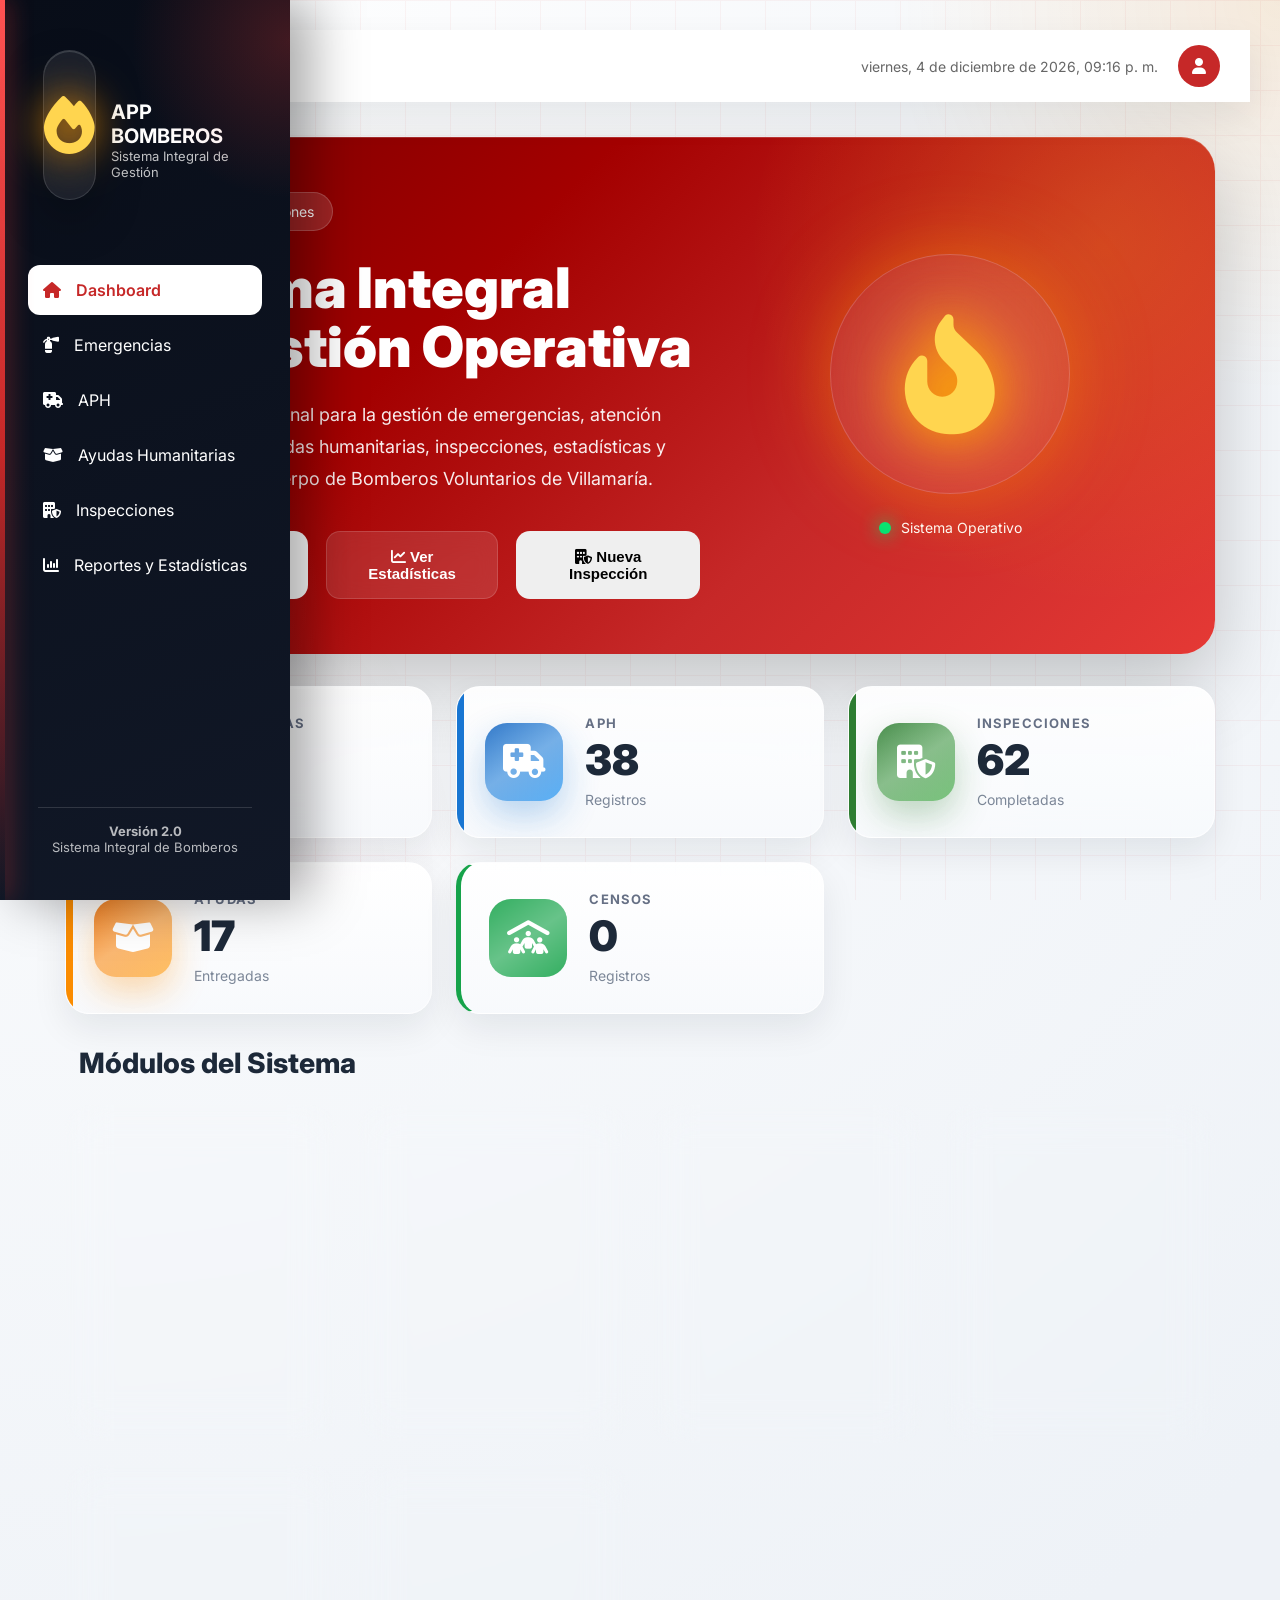
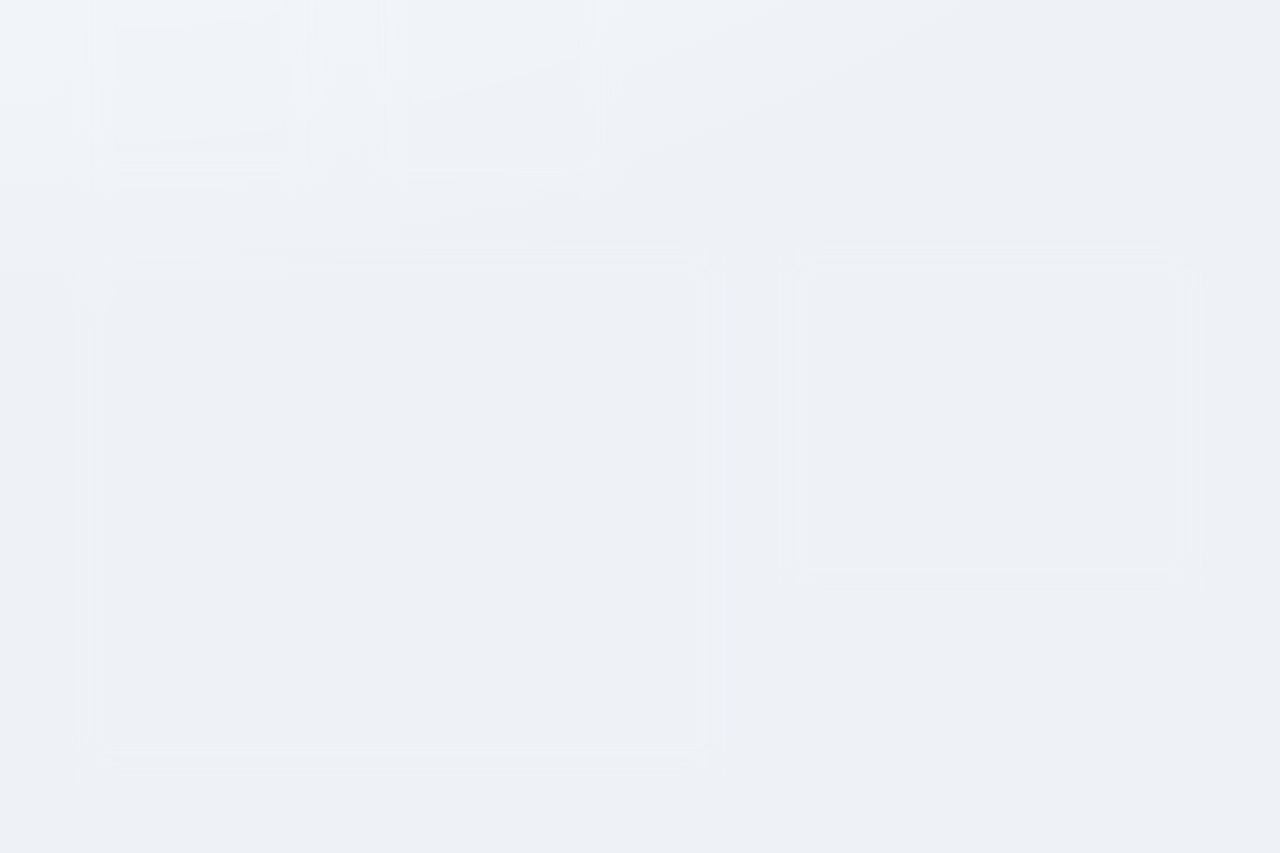
<file: index.html>
<!DOCTYPE html>
<html lang="es">

<head>

    <meta charset="UTF-8">

    <meta name="viewport"
          content="width=device-width, initial-scale=1.0">

    <title>APP Bomberos | Dashboard</title>

    <link rel="stylesheet" href="../shared/shared.css">

    <link rel="stylesheet" href="dashboard.css">

    <link href="https://fonts.googleapis.com/css2?family=Inter:wght@300;400;500;600;700;800;900&display=swap"
          rel="stylesheet">

    <link href="https://cdnjs.cloudflare.com/ajax/libs/font-awesome/6.7.2/css/all.min.css"
          rel="stylesheet">

</head>

<body>

<div class="app-layout">

    <!-- SIDEBAR -->
    <aside id="sidebar"></aside>

    <!-- CONTENIDO -->

    <div class="content">

        <!-- HEADER -->
        <header id="header"></header>

        <main class="dashboard">

            <!-- ===================================================== -->
            <!-- HERO -->
            <!-- ===================================================== -->

            <section class="hero">

                <div class="hero-left">

                    <div class="hero-badge">

                        <i class="fa-solid fa-fire-flame-curved"></i>

                        Centro de Operaciones

                    </div>

                    <h1>

                        Sistema Integral<br>

                        de Gestión Operativa

                    </h1>

                    <p>

                        Plataforma institucional para la gestión de
                        emergencias, atención prehospitalaria,
                        ayudas humanitarias, inspecciones,
                        estadísticas y operaciones del
                        Cuerpo de Bomberos Voluntarios de Villamaría.

                    </p>

                    <div class="hero-actions">

                        <button
                            onclick="location.href='./modules/emergencia/index.html'">

                            <i class="fa-solid fa-fire-extinguisher"></i>

                            Nueva Emergencia

                        </button>

                        <button class="secondary">

                            <i class="fa-solid fa-chart-line"></i>

                            Ver Estadísticas

                        </button>
                        <button onclick="abrirInspecciones()">
                        
                            <i class="fa-solid fa-building-shield"></i>
                        
                            Nueva Inspección
                        
                        </button>

                    </div>

                </div>

                <div class="hero-right">

                    <div class="hero-circle">

                        <i class="fa-solid fa-fire-flame-curved"></i>

                    </div>

                    <div class="hero-status">

                        <span class="online"></span>

                        Sistema Operativo

                    </div>

                </div>

            </section>

            <!-- ===================================================== -->
            <!-- ESTADÍSTICAS -->
            <!-- ===================================================== -->

            <section class="stats-grid">

                <article class="stat-card emergency">

                    <div class="stat-icon">

                        <i class="fa-solid fa-fire-extinguisher"></i>

                    </div>

                    <div>

                        <small>Emergencias</small>

                        <h2 id="totalEmergencias">125</h2>

                        <span>Este mes</span>

                    </div>

                </article>

                <article class="stat-card aph">

                    <div class="stat-icon">

                        <i class="fa-solid fa-truck-medical"></i>

                    </div>

                    <div>

                        <small>APH</small>

                        <h2>38</h2>

                        <span>Registros</span>

                    </div>

                </article>

                <article class="stat-card inspection">

                    <div class="stat-icon">

                        <i class="fa-solid fa-building-shield"></i>

                    </div>

                    <div>

                        <small>Inspecciones</small>

                        <h2>62</h2>

                        <span>Completadas</span>

                    </div>

                </article>

                <article class="stat-card help">

                    <div class="stat-icon">

                        <i class="fa-solid fa-box-open"></i>

                    </div>

                    <div>

                        <small>Ayudas</small>

                        <h2>17</h2>

                        <span>Entregadas</span>

                    </div>

                </article>
                <article class="stat-card census">

                    <div class="stat-icon">
                
                        <i class="fa-solid fa-people-roof"></i>
                
                    </div>
                
                    <div>
                
                        <small>Censos</small>
                
                        <h2 id="totalCensos">0</h2>
                
                        <span>Registros</span>
                
                    </div>
                
                </article>

            </section>
            

            <!-- ===================================================== -->
            <!-- MÓDULOS -->
            <!-- ===================================================== -->

            <section class="modules">

                <h2>

                    <i class="fa-solid fa-grid-2"></i>

                    Módulos del Sistema

                </h2>

                <div class="module-grid">

                    <article class="module emergency"
                             onclick="location.href='./modules/emergencia/index.html'">

                        <i class="fa-solid fa-fire-extinguisher"></i>

                        <h3>Emergencias</h3>

                        <p>

                            Registro completo de incidentes,
                            despachos y recursos.

                        </p>

                    </article>

                    <article class="module aph">

                        <i class="fa-solid fa-truck-medical"></i>

                        <h3>APH</h3>

                        <p>

                            Atención Prehospitalaria.

                        </p>

                        <span>Próximamente</span>

                    </article>

                    <article class="module help">

                        <i class="fa-solid fa-box-open"></i>

                        <h3>Ayudas Humanitarias</h3>

                        <p>

                            Gestión y entrega de ayudas.

                        </p>
                    </article>
                    
                    <article
                        class="module inspection"
                        onclick="abrirInspecciones()">
                    
                        <i class="fa-solid fa-building-shield"></i>
                    
                        <h3>Inspecciones</h3>
                    
                        <p>
                    
                            Registro de inspecciones de seguridad y visitas técnicas.
                    
                        </p>
                    
                    </article>

                    <article class="module statistics">

                        <i class="fa-solid fa-chart-column"></i>

                        <h3>Estadísticas</h3>

                        <p>

                            Indicadores y reportes.

                        </p>

                        <span>Próximamente</span>

                    </article>
                    <article class="module census"
                         onclick="location.href='./modules/censos/index.html'">
                
                    <i class="fa-solid fa-people-roof"></i>
                
                    <h3>Censos</h3>
                
                    <p>
                
                        Registro y consulta de censos
                        poblacionales y caracterización.
                
                    </p>
                
                </article>

                </div>

            </section>

            <!-- ===================================================== -->
            <!-- PANEL -->
            <!-- ===================================================== -->

            <div class="dashboard-columns">

                <!-- ACCIONES -->

                <section class="panel">

                    <h2>

                        <i class="fa-solid fa-bolt"></i>

                        Accesos rápidos

                    </h2>

                    <div class="quick-grid">

                        <button>

                            <i class="fa-solid fa-plus"></i>

                            Nueva Emergencia

                        </button>
                        <button onclick="abrirInspecciones()">

                        <i class="fa-solid fa-building-shield"></i>
                    
                        Nueva Inspección
                    
                    </button>

                        <button>

                            <i class="fa-solid fa-file-export"></i>

                            Exportar

                        </button>

                        <button>

                            <i class="fa-solid fa-chart-pie"></i>

                            Estadísticas

                        </button>

                        <button>

                            <i class="fa-solid fa-users"></i>

                            Personal

                        </button>

                    </div>

                </section>

                <!-- ACTIVIDAD -->

                <section class="panel">

                    <h2>

                        <i class="fa-solid fa-clock-rotate-left"></i>

                        Actividad reciente

                    </h2>

                    <ul class="activity">

                        <li>

                            <i class="fa-solid fa-circle-check"></i>

                            Emergencia registrada correctamente.

                        </li>

                        <li>

                            <i class="fa-solid fa-circle-check"></i>

                            Vehículo asignado al incidente.

                        </li>

                        <li>

                            <i class="fa-solid fa-circle-check"></i>

                            Certificado generado.

                        </li>

                        <li>

                            <i class="fa-solid fa-circle-check"></i>

                            Sincronización completada.

                        </li>

                    </ul>

                </section>

            </div>

        </main>

    </div>

</div>

<script src="../shared/sidebar.js"></script>

<script src="../shared/header.js"></script>

<script src="../shared/shared.js"></script>

<script src="dashboard.js"></script>

</body>

</html>
</file>
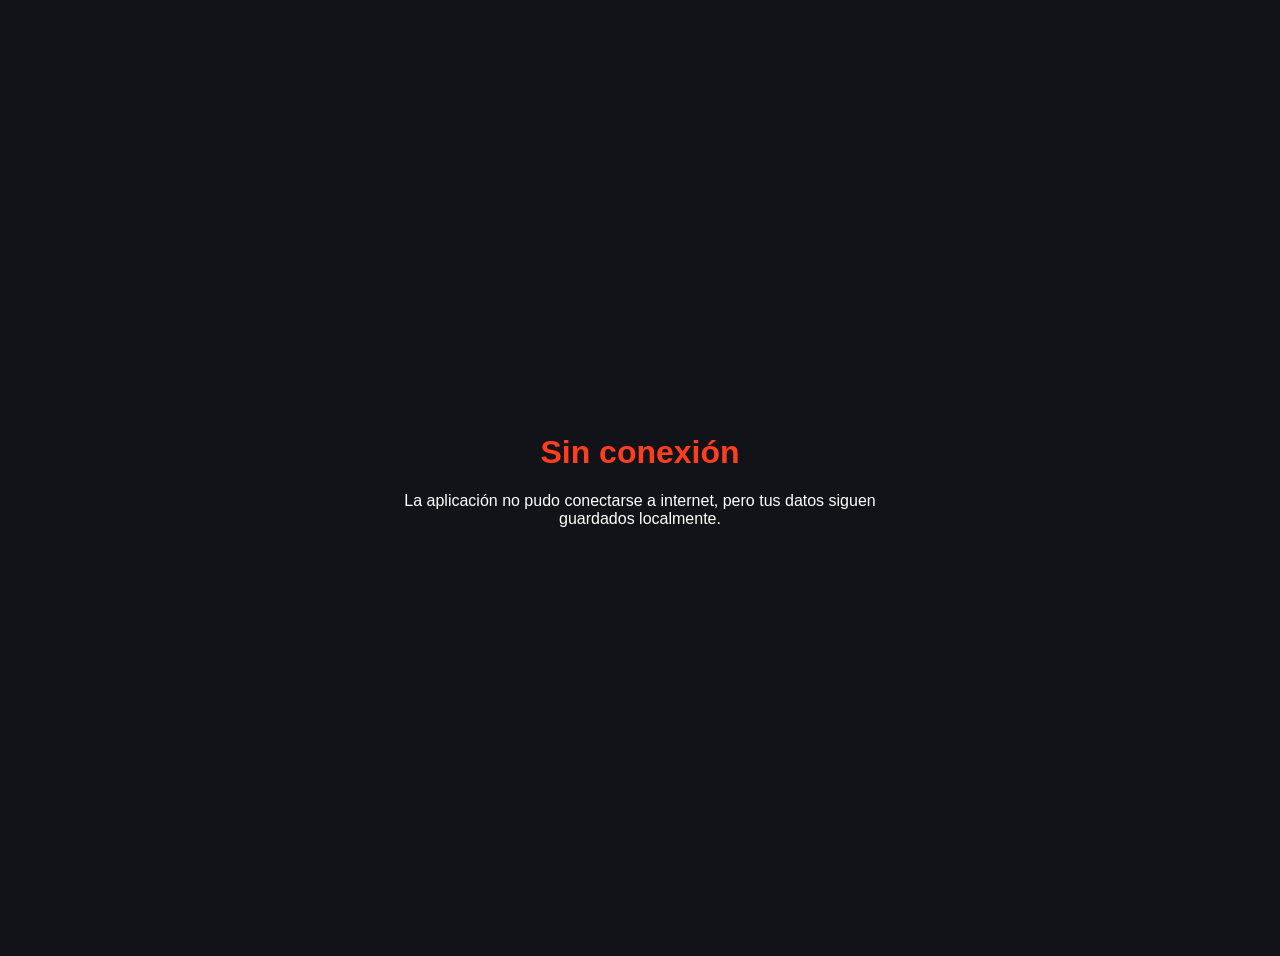
<file: offline.html>
<!DOCTYPE html>
<html lang="es">
<head>
  <meta charset="UTF-8">
  <title>Sin conexión</title>
  <style>
    body {
      background: #111318;
      color: white;
      font-family: Arial;
      display: flex;
      align-items: center;
      justify-content: center;
      height: 100vh;
      text-align: center;
      padding: 20px;
    }

    .box {
      max-width: 500px;
    }

    h1 {
      color: #FF3D1F;
    }
  </style>
</head>
<body>
  <div class="box">
    <h1>Sin conexión</h1>
    <p>
      La aplicación no pudo conectarse a internet,
      pero tus datos siguen guardados localmente.
    </p>
  </div>
</body>
</html>
</file>
<file: shared/shared.css>
/* ==========================================================
   APP BOMBEROS - ESTILOS GLOBALES
========================================================== */

:root{

    --primary:#C62828;
    --primary-dark:#A91E1E;

    --secondary:#1565C0;

    --success:#2E7D32;

    --warning:#EF6C00;

    --background:#F5F7FA;

    --surface:#FFFFFF;

    --text:#222;

    --text-light:#777;

    --border:#E5E7EB;

    --shadow:0 10px 25px rgba(0,0,0,.08);

    --radius:18px;

}

/* ========================================================== */

*{

    margin:0;

    padding:0;

    box-sizing:border-box;

}

html{

    scroll-behavior:smooth;

}

body{

    font-family:"Inter",sans-serif;

    background:var(--background);

    color:var(--text);

}

/* ========================================================== */

.layout{

    display:flex;

    min-height:100vh;

}

/* ========================================================== */
/* MAIN */
/* ========================================================== */

.main{

    flex:1;

    display:flex;

    flex-direction:column;

    overflow:auto;

}

/* ========================================================== */
/* HEADER */
/* ========================================================== */

.main-header{

    height:72px;

    background:#FFF;

    display:flex;

    justify-content:space-between;

    align-items:center;

    padding:0 30px;

    box-shadow:var(--shadow);

    position:sticky;

    top:0;

    z-index:900;

}

.header-left{

    display:flex;

    align-items:center;

    gap:18px;

}

.header-right{

    display:flex;

    align-items:center;

    gap:20px;

}

#clock{

    font-size:14px;

    color:#666;

}

/* ========================================================== */
/* BOTÓN MENÚ */
/* ========================================================== */

.menu-btn{

    border:none;

    background:none;

    cursor:pointer;

    font-size:25px;

    color:var(--primary);

}

/* ========================================================== */
/* SIDEBAR */
/* ========================================================== */

.sidebar{

    width:270px;

    background:linear-gradient(180deg,#C62828,#B71C1C);

    color:white;

    display:flex;

    flex-direction:column;

    transition:.25s;

    box-shadow:var(--shadow);

}

.sidebar-header{

    display:flex;

    align-items:center;

    gap:15px;

    padding:25px;

}

.sidebar-logo{

    width:58px;

    height:58px;

    border-radius:50%;

    background:white;

    color:var(--primary);

    display:flex;

    justify-content:center;

    align-items:center;

    font-size:30px;

}

.sidebar-title{

    font-size:20px;

    font-weight:700;

}

.sidebar-subtitle{

    font-size:13px;

    opacity:.75;

}

.sidebar nav{

    padding:10px;

    display:flex;

    flex-direction:column;

}

.sidebar nav a{

    display:flex;

    align-items:center;

    gap:15px;

    color:white;

    text-decoration:none;

    padding:15px;

    margin-bottom:5px;

    border-radius:12px;

    transition:.25s;

}

.sidebar nav a:hover{

    background:rgba(255,255,255,.15);

}

.sidebar nav a.active{

    background:white;

    color:var(--primary);

    font-weight:600;

}

/* ========================================================== */

.content{

    padding:30px;

}

/* ========================================================== */

.card{

    background:white;

    border-radius:var(--radius);

    box-shadow:var(--shadow);

}

/* ========================================================== */

.hidden{

    display:none!important;

}

/* ========================================================== */

@media(max-width:900px){

.sidebar{

    position:fixed;

    left:-280px;

    top:0;

    bottom:0;

    z-index:9999;

}

.sidebar.show{

    left:0;

}

.main{

    width:100%;

}

.content{

    padding:20px;

}

.main-header{

    padding:0 18px;

}

}
</file>
<file: dashboard.css>
/*==================================================
        APP BOMBEROS
        DASHBOARD V3
        Centro de Operaciones
==================================================*/


/*==================================================
VARIABLES
==================================================*/

:root{

    --primary:#C62828;
    --primary-dark:#8E0000;
    --secondary:#FF6F00;
    --amber:#FFB300;

    --blue:#1565C0;
    --green:#2E7D32;
    --orange:#EF6C00;

    --text:#1D2939;
    --text-light:#667085;

    --white:#FFFFFF;

    --bg:#EEF2F7;

    --glass:rgba(255,255,255,.78);

    --border:rgba(255,255,255,.35);

    --shadow:

        0 15px 35px rgba(15,23,42,.08);

    --shadow-hover:

        0 30px 70px rgba(0,0,0,.18);

}



/*==================================================
RESET
==================================================*/

*{

    margin:0;
    padding:0;
    box-sizing:border-box;

}

html{

    scroll-behavior:smooth;

}

body{

    font-family:"Inter",sans-serif;

    color:var(--text);

    background:

        radial-gradient(circle at top left,#ffffff,#eef2f7 70%);

    min-height:100vh;

    overflow-x:hidden;

}


/*==================================================
PATRÓN TECNOLÓGICO
==================================================*/

body::before{

    content:"";

    position:fixed;

    inset:0;

    pointer-events:none;

    opacity:.045;

    background-image:

        linear-gradient(#C62828 1px,transparent 1px),

        linear-gradient(90deg,#C62828 1px,transparent 1px);

    background-size:45px 45px;

    z-index:-2;

}


body::after{

    content:"";

    position:fixed;

    inset:0;

    pointer-events:none;

    background:

        radial-gradient(circle at top right,

        rgba(255,140,0,.12),

        transparent 25%),

        radial-gradient(circle at bottom left,

        rgba(198,40,40,.08),

        transparent 30%);

    z-index:-3;

}



/*==================================================
LAYOUT
==================================================*/

.dashboard{

    display:flex;

    flex-direction:column;

    gap:32px;

    padding:35px;

}



/*==================================================
HERO
==================================================*/

.hero{

    position:relative;

    overflow:hidden;

    min-height:340px;

    display:grid;

    grid-template-columns:1.5fr 420px;

    align-items:center;

    gap:40px;

    padding:55px;

    border-radius:34px;

    background:

        linear-gradient(135deg,

        #770000,

        #A30000,

        #C62828,

        #E53935);

    box-shadow:

        0 30px 80px rgba(0,0,0,.22),

        inset 0 1px rgba(255,255,255,.18);

}



/*==================================================
REFLEJOS
==================================================*/

.hero::before{

    content:"";

    position:absolute;

    width:700px;

    height:700px;

    border-radius:50%;

    right:-240px;

    top:-240px;

    background:

        radial-gradient(circle,

        rgba(255,180,0,.22),

        transparent 72%);

}


.hero::after{

    content:"";

    position:absolute;

    left:-160px;

    bottom:-160px;

    width:420px;

    height:420px;

    border-radius:50%;

    background:

        radial-gradient(circle,

        rgba(255,255,255,.08),

        transparent 70%);

}



/*==================================================
CONTENIDO
==================================================*/

.hero-left{

    position:relative;

    z-index:2;

}


.hero-badge{

    display:inline-flex;

    align-items:center;

    gap:12px;

    padding:10px 18px;

    border-radius:50px;

    background:rgba(255,255,255,.14);

    backdrop-filter:blur(10px);

    border:1px solid rgba(255,255,255,.18);

    color:white;

    font-size:14px;

    margin-bottom:28px;

}


.hero-badge i{

    color:#FFD54F;

}


.hero h1{

    font-size:56px;

    color:white;

    line-height:1.05;

    font-weight:900;

    margin-bottom:22px;

}


.hero p{

    color:rgba(255,255,255,.92);

    font-size:18px;

    line-height:1.8;

    max-width:650px;

}



/*==================================================
BOTONES
==================================================*/

.hero-actions{

    display:flex;

    gap:18px;

    margin-top:35px;

}


.hero-actions button{

    cursor:pointer;

    border:none;

    border-radius:14px;

    padding:16px 26px;

    font-size:15px;

    font-weight:700;

    transition:.35s;

}


.hero-actions button:first-child{

    background:white;

    color:#C62828;

}


.hero-actions button:first-child:hover{

    transform:translateY(-5px);

    box-shadow:

        0 15px 35px rgba(255,255,255,.25);

}


.hero-actions .secondary{

    background:rgba(255,255,255,.12);

    color:white;

    backdrop-filter:blur(12px);

    border:1px solid rgba(255,255,255,.15);

}


.hero-actions .secondary:hover{

    background:rgba(255,255,255,.22);

}



/*==================================================
LOGO
==================================================*/

.hero-right{

    display:flex;

    flex-direction:column;

    align-items:center;

    justify-content:center;

    position:relative;

    z-index:2;

}


.hero-circle{

    width:240px;

    height:240px;

    border-radius:50%;

    display:flex;

    justify-content:center;

    align-items:center;

    background:

        radial-gradient(circle,

        rgba(255,255,255,.20),

        rgba(255,255,255,.04));

    backdrop-filter:blur(18px);

    border:1px solid rgba(255,255,255,.18);

    box-shadow:

        0 0 80px rgba(255,160,0,.45);

}


.hero-circle i{

    font-size:120px;

    color:#FFD54F;

    filter:

        drop-shadow(0 0 25px rgba(255,180,0,.9))

        drop-shadow(0 0 45px rgba(255,120,0,.75));

    animation:fireFloat 5s ease-in-out infinite;

}


.hero-status{

    margin-top:25px;

    display:flex;

    align-items:center;

    gap:10px;

    color:white;

    font-size:14px;

}


.hero-status .online{

    width:12px;

    height:12px;

    border-radius:50%;

    background:#00E676;

    box-shadow:

        0 0 18px #00E676;

}



/*==================================================
ANIMACIÓN
==================================================*/

@keyframes fireFloat{

    0%,100%{

        transform:

        translateY(0)

        rotate(-3deg);

    }

    50%{

        transform:

        translateY(-10px)

        rotate(3deg)

        scale(1.05);

    }

}

/*==================================================
 ESTADÍSTICAS
==================================================*/

.stats-grid{

    display:grid;

    grid-template-columns:repeat(auto-fit,minmax(280px,1fr));

    gap:24px;

}


/*==================================================
 TARJETA
==================================================*/

.stat-card{

    position:relative;

    overflow:hidden;

    display:flex;

    align-items:center;

    gap:22px;

    padding:28px;

    border-radius:24px;

    background:

        linear-gradient(180deg,

        rgba(255,255,255,.92),

        rgba(247,249,252,.92));

    backdrop-filter:blur(18px);

    border:1px solid rgba(255,255,255,.65);

    box-shadow:

        var(--shadow);

    transition:

        transform .35s,

        box-shadow .35s,

        border-color .35s;

}


/* brillo superior */

.stat-card::before{

    content:"";

    position:absolute;

    left:0;

    top:0;

    width:100%;

    height:2px;

    background:

        linear-gradient(90deg,

        transparent,

        rgba(255,255,255,.9),

        transparent);

}


/* línea lateral */

.stat-card::after{

    content:"";

    position:absolute;

    left:0;

    top:0;

    width:7px;

    height:100%;

}


/*==================================================
 HOVER
==================================================*/

.stat-card:hover{

    transform:

        translateY(-10px)

        scale(1.02);

    box-shadow:

        var(--shadow-hover);

}


/*==================================================
 ICONO
==================================================*/

.stat-icon{

    width:78px;

    height:78px;

    min-width:78px;

    border-radius:22px;

    display:flex;

    justify-content:center;

    align-items:center;

    color:white;

    font-size:34px;

    position:relative;

    overflow:hidden;

}


/* brillo */

.stat-icon::before{

    content:"";

    position:absolute;

    width:160%;

    height:160%;

    background:

        linear-gradient(

        120deg,

        transparent,

        rgba(255,255,255,.35),

        transparent);

    transform:rotate(25deg);

    animation:shine 5s infinite;

}


@keyframes shine{

    from{

        transform:

            translateX(-160%)

            rotate(25deg);

    }

    to{

        transform:

            translateX(160%)

            rotate(25deg);

    }

}


/*==================================================
 CONTENIDO
==================================================*/

.stat-card small{

    display:block;

    font-size:13px;

    font-weight:700;

    text-transform:uppercase;

    letter-spacing:1.2px;

    color:var(--text-light);

    margin-bottom:8px;

}


.stat-card h2{

    font-size:42px;

    font-weight:900;

    line-height:1;

    color:var(--text);

    margin-bottom:8px;

}


.stat-card span{

    color:#7C8798;

    font-size:14px;

}


/*==================================================
 EMERGENCIAS
==================================================*/

.stat-card.emergency::after{

    background:#D32F2F;

}


.stat-card.emergency .stat-icon{

    background:

        linear-gradient(145deg,

        #B71C1C,

        #F44336);

    box-shadow:

        0 15px 35px rgba(211,47,47,.35);

}


.stat-card.emergency:hover{

    border-color:

        rgba(211,47,47,.25);

}


/*==================================================
 APH
==================================================*/

.stat-card.aph::after{

    background:#1976D2;

}


.stat-card.aph .stat-icon{

    background:

        linear-gradient(145deg,

        #1565C0,

        #42A5F5);

    box-shadow:

        0 15px 35px rgba(25,118,210,.30);

}


.stat-card.aph:hover{

    border-color:

        rgba(25,118,210,.25);

}


/*==================================================
 INSPECCIONES
==================================================*/

.stat-card.inspection::after{

    background:#2E7D32;

}


.stat-card.inspection .stat-icon{

    background:

        linear-gradient(145deg,

        #2E7D32,

        #66BB6A);

    box-shadow:

        0 15px 35px rgba(46,125,50,.30);

}


.stat-card.inspection:hover{

    border-color:

        rgba(46,125,50,.25);

}


/*==================================================
 AYUDAS
==================================================*/

.stat-card.help::after{

    background:#FB8C00;

}


.stat-card.help .stat-icon{

    background:

        linear-gradient(145deg,

        #EF6C00,

        #FFB74D);

    box-shadow:

        0 15px 35px rgba(251,140,0,.32);

}


.stat-card.help:hover{

    border-color:

        rgba(251,140,0,.25);

}

/*==================================================
 CENSOS
==================================================*/
.stat-card.census .stat-icon{

    background:#16a34a;
    color:#fff;

}

/*==================================================
 EFECTO DE LUZ
==================================================*/

.stat-card:hover .stat-icon{

    transform:scale(1.08);

    transition:.35s;

}


.stat-card:hover h2{

    color:var(--primary);

}

/*==================================================
                MÓDULOS DEL SISTEMA
==================================================*/

.modules{

    display:flex;

    flex-direction:column;

    gap:25px;

}

.modules h2{

    display:flex;

    align-items:center;

    gap:14px;

    font-size:28px;

    font-weight:800;

    color:var(--text);

}

.modules h2 i{

    color:var(--primary);

}


/*==================================================
GRID
==================================================*/

.module-grid{

    display:grid;

    grid-template-columns:
        repeat(auto-fit,minmax(270px,1fr));

    gap:22px;

    align-items:start;

}


/*==================================================
CARD
==================================================*/

/*==================================================
CARD
==================================================*/

.module{

    position:relative;

    overflow:hidden;

    padding:32px;

    border-radius:26px;

    cursor:pointer;

    display:flex;

    flex-direction:column;

    justify-content:flex-start;

    min-height:260px;

    background:
        linear-gradient(
            180deg,
            rgba(255,255,255,.96),
            rgba(245,247,250,.95)
        );

    backdrop-filter:blur(20px);

    border:1px solid rgba(255,255,255,.65);

    transition:.40s;

    box-shadow:
        0 15px 35px rgba(15,23,42,.08);

}

.module h3{

    margin:18px 0 10px;

}

.module p{

    flex:1;

    margin-bottom:20px;

    color:#6b7280;

    line-height:1.6;

}

.module span{

    margin-top:auto;

    align-self:flex-start;

}


/*==================================================
BRILLO SUPERIOR
==================================================*/

.module::before{

    content:"";

    position:absolute;

    left:-50%;

    top:0;

    width:200%;

    height:4px;

    background:

        linear-gradient(

        90deg,

        transparent,

        rgba(255,255,255,.95),

        transparent);

}


/*==================================================
LUZ DE FONDO
==================================================*/

.module::after{

    content:"";

    position:absolute;

    width:260px;

    height:260px;

    border-radius:50%;

    right:-120px;

    top:-120px;

    opacity:.12;

    transition:.4s;

}


/*==================================================
HOVER
==================================================*/

.module:hover{

    transform:

        translateY(-12px)

        scale(1.02);

    box-shadow:

        0 30px 70px rgba(0,0,0,.16);

}


.module:hover::after{

    opacity:.25;

}


/*==================================================
ICONO
==================================================*/

.module i{

    width:82px;

    height:82px;

    border-radius:24px;

    display:flex;

    justify-content:center;

    align-items:center;

    font-size:36px;

    color:white;

    margin-bottom:26px;

    transition:.4s;

}


.module:hover i{

    transform:

        rotate(-6deg)

        scale(1.10);

}


/*==================================================
TÍTULO
==================================================*/

.module h3{

    font-size:24px;

    margin-bottom:14px;

    font-weight:800;

    color:var(--text);

}


/*==================================================
DESCRIPCIÓN
==================================================*/

.module p{

    color:#6B7280;

    line-height:1.8;

    font-size:15px;

}


/*==================================================
BADGE
==================================================*/

.module span{

    display:inline-flex;

    margin-top:22px;

    padding:8px 14px;

    border-radius:30px;

    font-size:13px;

    font-weight:700;

    background:#EEF2F7;

    color:#667085;

}


/*==================================================
EMERGENCIAS
==================================================*/

.module.emergency{

    border-left:6px solid #C62828;

}

.module.emergency::after{

    background:

        radial-gradient(circle,

        rgba(198,40,40,.45),

        transparent 70%);

}

.module.emergency i{

    background:

        linear-gradient(

        135deg,

        #B71C1C,

        #F44336);

    box-shadow:

        0 18px 40px rgba(198,40,40,.30);

}


/*==================================================
APH
==================================================*/

.module:nth-child(2){

    border-left:6px solid #1565C0;

}

.module:nth-child(2)::after{

    background:

        radial-gradient(circle,

        rgba(21,101,192,.35),

        transparent 70%);

}

.module:nth-child(2) i{

    background:

        linear-gradient(

        135deg,

        #1565C0,

        #42A5F5);

}


/*==================================================
AYUDAS
==================================================*/

.module:nth-child(3){

    border-left:6px solid #FB8C00;

}

.module:nth-child(3)::after{

    background:

        radial-gradient(circle,

        rgba(251,140,0,.35),

        transparent 70%);

}

.module:nth-child(3) i{

    background:

        linear-gradient(

        135deg,

        #EF6C00,

        #FFB74D);

}


/*==================================================
INSPECCIONES
==================================================*/

.module:nth-child(4){

    border-left:6px solid #2E7D32;

}

.module:nth-child(4)::after{

    background:

        radial-gradient(circle,

        rgba(46,125,50,.35),

        transparent 70%);

}

.module:nth-child(4) i{

    background:

        linear-gradient(

        135deg,

        #2E7D32,

        #66BB6A);

}

/*==================================================
 CENSOS
==================================================*/

.module.census{

    border-color:#16a34a;

}

.module.census i{

    color:#16a34a;

}

.stat-card.census{

    border-left:5px solid #16a34a;

}

/*==================================================
ESTADÍSTICAS
==================================================*/

.module:nth-child(5){

    border-left:6px solid #6A1B9A;

}

.module:nth-child(5)::after{

    background:

        radial-gradient(circle,

        rgba(106,27,154,.30),

        transparent 70%);

}

.module:nth-child(5) i{

    background:

        linear-gradient(

        135deg,

        #6A1B9A,

        #AB47BC);

}


/*==================================================
EFECTO PREMIUM
==================================================*/

.module:hover h3{

    color:var(--primary);

}

.module:hover span{

    background:var(--primary);

    color:white;

}

.module:hover p{

    color:#374151;

}


/*==================================================
ANIMACIÓN DE ENTRADA
==================================================*/

.module{

    animation:moduleFade .8s ease both;

}

.module:nth-child(1){animation-delay:.05s;}
.module:nth-child(2){animation-delay:.10s;}
.module:nth-child(3){animation-delay:.15s;}
.module:nth-child(4){animation-delay:.20s;}
.module:nth-child(5){animation-delay:.25s;}

@keyframes moduleFade{

    from{

        opacity:0;

        transform:

            translateY(40px);

    }

    to{

        opacity:1;

        transform:

            translateY(0);

    }

}

/*==================================================
        PANEL GENERAL
==================================================*/

.dashboard-columns{

    display:grid;

    grid-template-columns:1.2fr .8fr;

    gap:28px;

    align-items:start;

}



/*==================================================
        PANEL
==================================================*/

.panel{

    position:relative;

    overflow:hidden;

    background:

        linear-gradient(
            180deg,
            rgba(255,255,255,.96),
            rgba(246,248,252,.95)
        );

    backdrop-filter:blur(22px);

    border:1px solid rgba(255,255,255,.75);

    border-radius:28px;

    padding:30px;

    box-shadow:

        0 20px 45px rgba(15,23,42,.08);

}


/* brillo superior */

.panel::before{

    content:"";

    position:absolute;

    left:0;

    top:0;

    width:100%;

    height:5px;

    background:

        linear-gradient(
            90deg,
            #C62828,
            #FF9800,
            #FFD54F,
            #C62828
        );

}


/* iluminación */

.panel::after{

    content:"";

    position:absolute;

    width:320px;

    height:320px;

    border-radius:50%;

    right:-180px;

    top:-180px;

    background:

        radial-gradient(

            circle,

            rgba(255,170,0,.10),

            transparent 70%

        );

}


/*==================================================
CABECERA
==================================================*/

.panel h2{

    display:flex;

    align-items:center;

    gap:14px;

    font-size:25px;

    font-weight:800;

    margin-bottom:28px;

    color:var(--text);

}

.panel h2 i{

    color:var(--primary);

    font-size:24px;

}


/*==================================================
ACCESOS RÁPIDOS
==================================================*/

.quick-grid{

    display:grid;

    grid-template-columns:repeat(2,1fr);

    gap:18px;

}


/*==================================================
BOTÓN
==================================================*/

.quick-grid button{

    position:relative;

    overflow:hidden;

    border:none;

    cursor:pointer;

    border-radius:22px;

    padding:28px;

    background:

        linear-gradient(

            180deg,

            #ffffff,

            #F5F7FA

        );

    transition:.35s;

    display:flex;

    flex-direction:column;

    align-items:center;

    justify-content:center;

    gap:16px;

    font-family:inherit;

    box-shadow:

        0 12px 30px rgba(15,23,42,.08);

}


/* borde superior */

.quick-grid button::before{

    content:"";

    position:absolute;

    left:0;

    top:0;

    width:100%;

    height:4px;

    background:#C62828;

}


/* reflejo */

.quick-grid button::after{

    content:"";

    position:absolute;

    width:180px;

    height:180px;

    border-radius:50%;

    top:-90px;

    right:-90px;

    background:

        radial-gradient(

            circle,

            rgba(255,255,255,.40),

            transparent

        );

}


/*==================================================
ICONO
==================================================*/

.quick-grid button i{

    font-size:42px;

    color:#C62828;

    transition:.35s;

}


/*==================================================
TEXTO
==================================================*/

.quick-grid button{

    font-size:15px;

    font-weight:700;

    color:#344054;

}


/*==================================================
HOVER
==================================================*/

.quick-grid button:hover{

    transform:

        translateY(-8px)

        scale(1.02);

    box-shadow:

        0 25px 50px rgba(198,40,40,.20);

}


.quick-grid button:hover i{

    transform:

        scale(1.18)

        rotate(-8deg);

}


/*==================================================
BOTÓN PRINCIPAL
==================================================*/

.quick-grid button:first-child{

    background:

        linear-gradient(

            145deg,

            #C62828,

            #E53935

        );

    color:white;

}


.quick-grid button:first-child i{

    color:white;

}


/*==================================================
ACTIVIDAD
==================================================*/

.activity{

    list-style:none;

    display:flex;

    flex-direction:column;

    gap:20px;

}


/*==================================================
ITEM
==================================================*/

.activity li{

    position:relative;

    display:flex;

    align-items:flex-start;

    gap:18px;

    padding-bottom:22px;

}


/* línea */

.activity li:not(:last-child)::after{

    content:"";

    position:absolute;

    left:12px;

    top:30px;

    width:2px;

    height:100%;

    background:#E4E7EC;

}


/*==================================================
ICONO
==================================================*/

.activity li i{

    width:26px;

    height:26px;

    border-radius:50%;

    display:flex;

    justify-content:center;

    align-items:center;

    background:#2E7D32;

    color:white;

    font-size:12px;

    flex-shrink:0;

    box-shadow:

        0 10px 20px rgba(46,125,50,.25);

}


/*==================================================
TEXTO
==================================================*/

.activity li{

    color:#475467;

    line-height:1.7;

    font-size:15px;

}


/*==================================================
HOVER
==================================================*/

.activity li:hover{

    transform:translateX(6px);

    transition:.30s;

}


/*==================================================
SCROLL FUTURO
==================================================*/

.panel-scroll{

    max-height:480px;

    overflow:auto;

}

.panel-scroll::-webkit-scrollbar{

    width:7px;

}

.panel-scroll::-webkit-scrollbar-thumb{

    background:#D0D5DD;

    border-radius:20px;

}

/*==================================================
        SIDEBAR V3
        CENTRO DE OPERACIONES
==================================================*/


/*==================================================
VARIABLES SIDEBAR
==================================================*/

:root{

    --sidebar-bg:#080D18;
    --sidebar-bg2:#111827;
    --sidebar-red:#E53935;
    --sidebar-orange:#FF9800;
    --sidebar-text:#D1D5DB;
    --sidebar-muted:#7C8798;

}



/*==================================================
CONTENEDOR PRINCIPAL
==================================================*/

.sidebar{

    position:fixed;

    left:0;

    top:0;

    width:290px;

    height:100vh;

    padding:25px 18px;

    background:

        linear-gradient(

            160deg,

            var(--sidebar-bg),

            var(--sidebar-bg2)

        );

    display:flex;

    flex-direction:column;

    z-index:999;

    overflow:hidden;

    box-shadow:

        20px 0 50px rgba(0,0,0,.35);

}



/* luz lateral */

.sidebar::before{

    content:"";

    position:absolute;

    top:0;

    left:0;

    width:5px;

    height:100%;

    background:

        linear-gradient(

            180deg,

            #FF5252,

            #C62828,

            transparent

        );

    box-shadow:

        0 0 25px #E53935;

}



/* brillo ambiental */

.sidebar::after{

    content:"";

    position:absolute;

    width:320px;

    height:320px;

    border-radius:50%;

    right:-160px;

    top:-120px;


    background:

        radial-gradient(

            circle,

            rgba(229,57,53,.25),

            transparent 70%

        );

}



/*==================================================
LOGO GLASS
==================================================*/


.sidebar-logo{

    position:relative;

    z-index:2;

    height:150px;

    border-radius:28px;

    display:flex;

    flex-direction:column;

    align-items:center;

    justify-content:center;

    gap:12px;


    background:

        rgba(255,255,255,.08);


    border:

        1px solid rgba(255,255,255,.12);


    backdrop-filter:blur(18px);


    margin-bottom:30px;


    box-shadow:

        inset 0 1px rgba(255,255,255,.15),

        0 20px 45px rgba(0,0,0,.25);

}



.sidebar-logo i{

    font-size:58px;

    color:#FFD54F;


    filter:

        drop-shadow(0 0 20px #FF9800);


    animation:

        fireFloat 4s infinite;

}



.sidebar-logo h2{

    color:white;

    font-size:18px;

    font-weight:900;

    letter-spacing:1px;

}



.sidebar-logo span{

    color:

        rgba(255,255,255,.65);

    font-size:12px;

}



/*==================================================
MENU
==================================================*/


.sidebar-menu{

    position:relative;

    z-index:2;

    display:flex;

    flex-direction:column;

    gap:10px;

    flex:1;

}



.sidebar-menu a{

    position:relative;

    display:flex;

    align-items:center;

    gap:18px;


    padding:16px 18px;


    border-radius:18px;


    text-decoration:none;


    color:var(--sidebar-text);


    font-size:15px;

    font-weight:700;


    transition:.35s;

    overflow:hidden;

}



.sidebar-menu a i{

    width:28px;

    text-align:center;

    font-size:24px;

}



.sidebar-menu a:hover{

    background:

        rgba(255,255,255,.08);


    transform:

        translateX(8px);

    color:white;

}



/* activo */

.sidebar-menu a.active{

    background:

        linear-gradient(

            90deg,

            rgba(198,40,40,.9),

            rgba(229,57,53,.55)

        );


    color:white;


    box-shadow:

        0 15px 35px rgba(229,57,53,.35);

}



/* indicador */

.sidebar-menu a.active::before{

    content:"";

    position:absolute;

    left:0;

    top:15%;

    height:70%;

    width:5px;

    border-radius:20px;


    background:#FFD54F;


    box-shadow:

        0 0 18px #FFD54F;

}



/*==================================================
ESTADO SISTEMA
==================================================*/


.system-status{

    position:relative;

    z-index:2;


    margin-top:20px;


    padding:18px;


    border-radius:22px;


    background:

        rgba(255,255,255,.06);


    border:

        1px solid rgba(255,255,255,.1);


    backdrop-filter:blur(15px);

}



.status-row{

    display:flex;

    align-items:center;

    gap:12px;


    color:white;

    font-size:13px;


    margin-bottom:12px;

}



.status-row:last-child{

    margin-bottom:0;

}



.status-dot{

    width:11px;

    height:11px;

    border-radius:50%;


    background:#00E676;


    box-shadow:

        0 0 18px #00E676;


    animation:

        pulseStatus 2s infinite;

}



@keyframes pulseStatus{


    0%{

        transform:scale(1);

        opacity:1;

    }


    50%{

        transform:scale(1.35);

        opacity:.6;

    }


    100%{

        transform:scale(1);

        opacity:1;

    }


}




/*==================================================
CONTENIDO JUNTO AL SIDEBAR
==================================================*/


.main-content{

    margin-left:290px;

    width:calc(100% - 290px);

    transition:.35s;

}





/*==================================================
BOTÓN MOBILE
==================================================*/


.sidebar-toggle{

    display:none;

    position:fixed;

    top:20px;

    left:20px;

    width:52px;

    height:52px;

    border-radius:16px;

    border:none;

    background:#C62828;

    color:white;

    z-index:1200;

    font-size:24px;

    box-shadow:

        0 15px 35px rgba(198,40,40,.35);

}



/*==================================================
RESPONSIVE
==================================================*/


@media(max-width:900px){


.sidebar{

    transform:

        translateX(-110%);

    transition:.35s;

}



.sidebar.show{

    transform:

        translateX(0);

}



.main-content{

    margin-left:0;

    width:100%;

}



.sidebar-toggle{

    display:flex;

    justify-content:center;

    align-items:center;

}


.dashboard{

    padding:20px;

}



}



/*==================================================
ANIMACIÓN ENTRADA
==================================================*/


.sidebar{

    animation:

        sidebarEnter .7s ease both;

}



@keyframes sidebarEnter{


from{

    transform:

        translateX(-40px);

    opacity:0;

}


to{

    transform:

        translateX(0);

    opacity:1;

}


}
</file>
